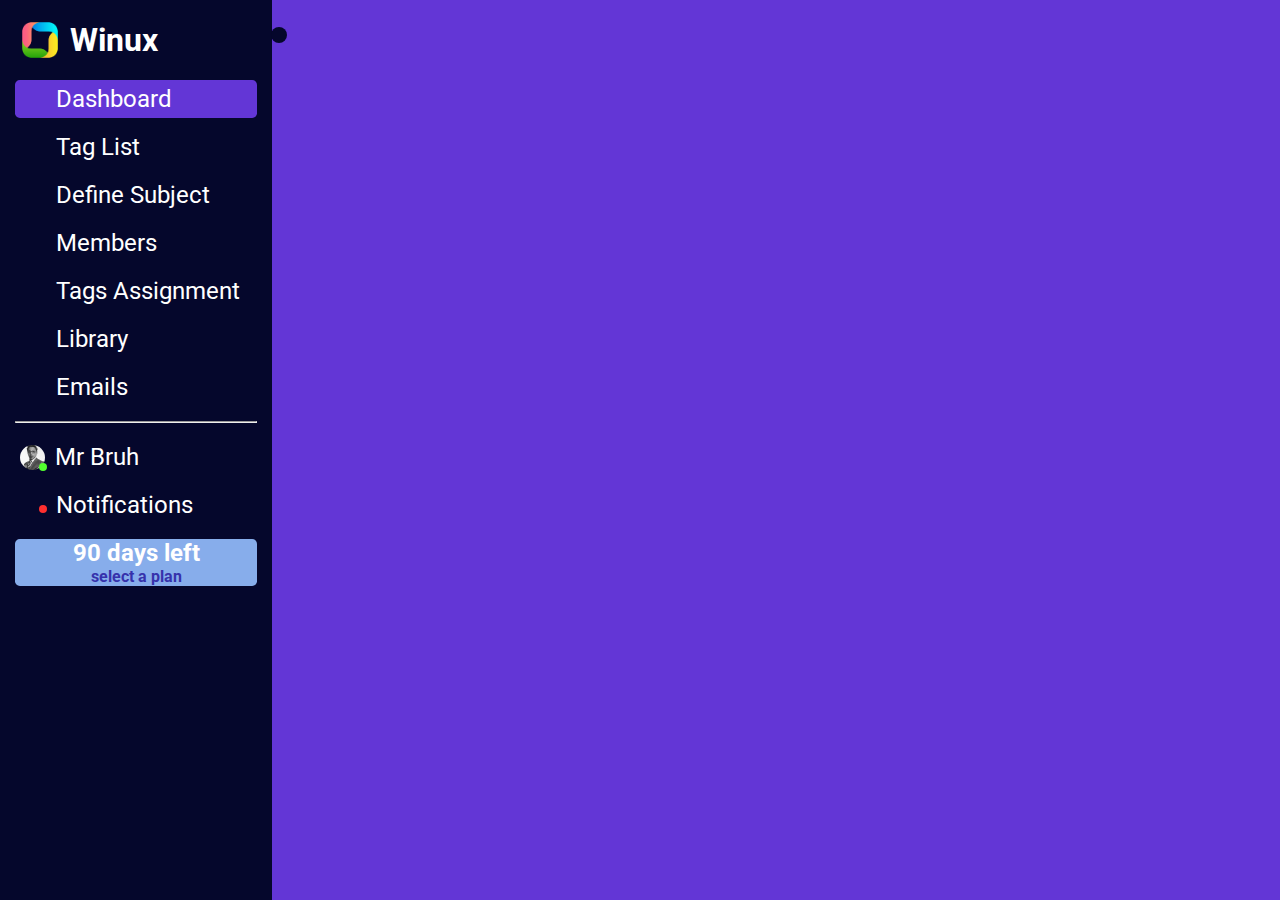
<file: app-navigation/index.html>
<!DOCTYPE html>
<html lang="en">
   <head>
      <meta charset="UTF-8" />
      <meta name="viewport" content="width=device-width, initial-scale=1.0" />
      <link rel="stylesheet" href="style.css" />
      <link
         rel="stylesheet"
         href="https://cdnjs.cloudflare.com/ajax/libs/font-awesome/6.6.0/css/all.min.css"
         integrity="sha512-Kc323vGBEqzTmouAECnVceyQqyqdsSiqLQISBL29aUW4U/M7pSPA/gEUZQqv1cwx4OnYxTxve5UMg5GT6L4JJg=="
         crossorigin="anonymous"
         referrerpolicy="no-referrer"
      />
      <link
         rel="shortcut icon"
         href="assets/Ubundows.png"
         type="image/x-icon"
      />
      <title>App Navigation</title>
   </head>
   <body>
      <main>
         <div class="sidebar" id="sidebar">
            <div class="sidebar-button" onclick="toggleSidebar()">
               <div class="icon">
                  <i class="fa-solid fa-bars"></i>
               </div>
            </div>
            <header>
               <div class="logo">
                  <img src="assets/Ubundows.png" alt="" />
               </div>
               <p>Winux</p>
            </header>
            <div class="tabs">
               <div class="tab active">
                  <div class="icon">
                     <i
                        class="fa-solid fa-chart-simple"
                        style="color: #ffffff"
                     ></i>
                  </div>
                  <p>Dashboard</p>
               </div>
               <div class="tab">
                  <div class="icon">
                     <i class="fa-solid fa-tag fa-rotate-90"></i>
                  </div>
                  <p>Tag List</p>
               </div>
               <div class="tab">
                  <div class="icon">
                     <i
                        class="fa-solid fa-newspaper"
                        style="color: #ffffff"
                     ></i>
                  </div>
                  <p>Define Subject</p>
               </div>
               <div class="tab">
                  <div class="icon">
                     <i class="fa-solid fa-users" style="color: #ffffff"></i>
                  </div>
                  <p>Members</p>
               </div>
               <div class="tab">
                  <div class="icon">
                     <i class="fa-solid fa-user-tag" style="color: #ffffff"></i>
                  </div>
                  <p>Tags Assignment</p>
               </div>
               <div class="tab">
                  <div class="icon">
                     <i
                        class="fa-solid fa-box-archive"
                        style="color: #ffffff"
                     ></i>
                  </div>
                  <p>Library</p>
               </div>
               <div class="tab">
                  <div class="icon">
                     <i class="fa-solid fa-envelope" style="color: #ffffff"></i>
                  </div>
                  <p>Emails</p>
               </div>
            </div>
            <hr />
            <div class="user-tabs">
               <div class="tab">
                  <div class="user-profile tab-status">
                     <div class="image">
                        <img src="assets/mrbruh.png" alt="" />
                     </div>
                  </div>
                  <p>Mr Bruh</p>
               </div>
               <div class="tab">
                  <div class="icon tab-status">
                     <i class="fa-solid fa-bell" style="color: #ffffff"></i>
                  </div>
                  <p>Notifications</p>
               </div>
            </div>
            <footer>90 days left<span>select a plan</span></footer>
         </div>
         <script>
            let sidebar = document.getElementById("sidebar");
            function toggleSidebar() {
               sidebar.classList.toggle("close");
            }
         </script>
      </main>
   </body>
</html>
</file>
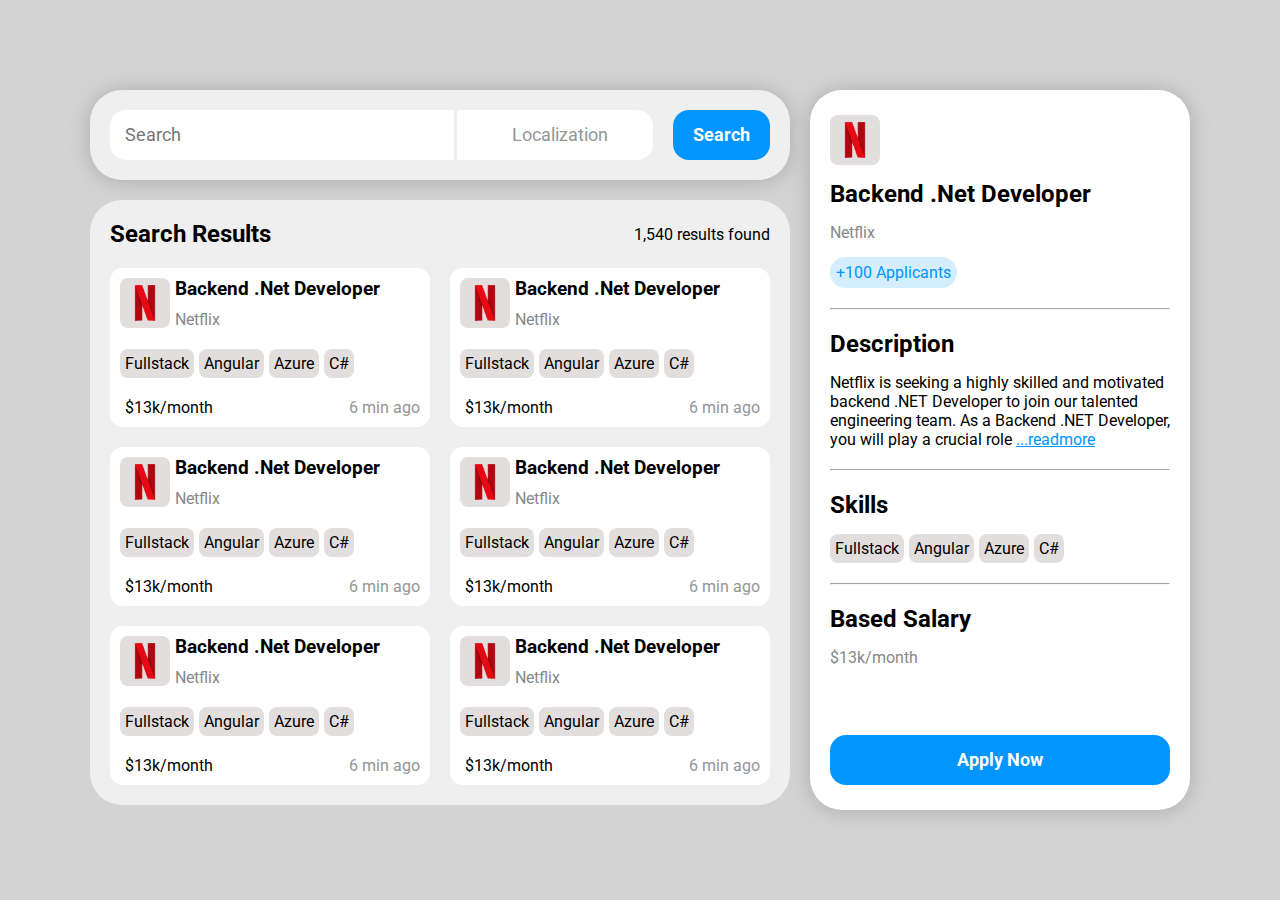
<file: job-board/index.html>
<!DOCTYPE html>
<html lang="en">
   <head>
      <meta charset="UTF-8" />
      <meta name="viewport" content="width=device-width, initial-scale=1.0" />
      <link rel="stylesheet" href="style.css" />
      <link
         rel="stylesheet"
         href="https://cdnjs.cloudflare.com/ajax/libs/font-awesome/6.6.0/css/all.min.css"
         integrity="sha512-Kc323vGBEqzTmouAECnVceyQqyqdsSiqLQISBL29aUW4U/M7pSPA/gEUZQqv1cwx4OnYxTxve5UMg5GT6L4JJg=="
         crossorigin="anonymous"
         referrerpolicy="no-referrer"
      />
      <title>Job Board</title>
   </head>
   <body>
      <main>
         <div class="search-results">
            <header>
               <div class="searchbar">
                  <div class="left">
                     <i class="fa-solid fa-magnifying-glass"></i>
                     <input type="search" placeholder="Search" />
                  </div>
                  <div class="right">
                     <div class="dropdown">
                        <i class="fa-solid fa-location-dot location"></i>
                        Localization
                        <i class="fa-solid fa-chevron-down"></i>
                     </div>
                  </div>
               </div>
               <button class="button">Search</button>
            </header>
            <div class="results">
               <div class="header">
                  <h2>Search Results</h2>
                  <p>1,540 results found</p>
               </div>
               <div class="jobs">
                  <div class="job">
                     <div class="top">
                        <div class="company-logo">
                           <img src="assets/Netflix_Symbol_RGB.png" alt="" />
                        </div>
                        <div class="job-title">
                           <h3>Backend .Net Developer</h3>
                           <p class="light">Netflix</p>
                        </div>
                     </div>
                     <div class="skills">
                        <ul>
                           <li>Fullstack</li>
                           <li>Angular</li>
                           <li>Azure</li>
                           <li>C#</li>
                        </ul>
                     </div>
                     <div class="bottom">
                        <p class="salary">
                           <span
                              ><i class="fa-regular fa-money-bill-1"></i></span
                           >$13k/month
                        </p>
                        <p>6 min ago</p>
                     </div>
                  </div>
                  <div class="job">
                     <div class="top">
                        <div class="company-logo">
                           <img src="assets/Netflix_Symbol_RGB.png" alt="" />
                        </div>
                        <div class="job-title">
                           <h3>Backend .Net Developer</h3>
                           <p class="light">Netflix</p>
                        </div>
                     </div>
                     <div class="skills">
                        <ul>
                           <li>Fullstack</li>
                           <li>Angular</li>
                           <li>Azure</li>
                           <li>C#</li>
                        </ul>
                     </div>
                     <div class="bottom">
                        <p class="salary">
                           <span
                              ><i class="fa-regular fa-money-bill-1"></i></span
                           >$13k/month
                        </p>
                        <p>6 min ago</p>
                     </div>
                  </div>
                  <div class="job">
                     <div class="top">
                        <div class="company-logo">
                           <img src="assets/Netflix_Symbol_RGB.png" alt="" />
                        </div>
                        <div class="job-title">
                           <h3>Backend .Net Developer</h3>
                           <p class="light">Netflix</p>
                        </div>
                     </div>
                     <div class="skills">
                        <ul>
                           <li>Fullstack</li>
                           <li>Angular</li>
                           <li>Azure</li>
                           <li>C#</li>
                        </ul>
                     </div>
                     <div class="bottom">
                        <p class="salary">
                           <span
                              ><i class="fa-regular fa-money-bill-1"></i></span
                           >$13k/month
                        </p>
                        <p>6 min ago</p>
                     </div>
                  </div>
                  <div class="job">
                     <div class="top">
                        <div class="company-logo">
                           <img src="assets/Netflix_Symbol_RGB.png" alt="" />
                        </div>
                        <div class="job-title">
                           <h3>Backend .Net Developer</h3>
                           <p class="light">Netflix</p>
                        </div>
                     </div>
                     <div class="skills">
                        <ul>
                           <li>Fullstack</li>
                           <li>Angular</li>
                           <li>Azure</li>
                           <li>C#</li>
                        </ul>
                     </div>
                     <div class="bottom">
                        <p class="salary">
                           <span
                              ><i class="fa-regular fa-money-bill-1"></i></span
                           >$13k/month
                        </p>
                        <p>6 min ago</p>
                     </div>
                  </div>
                  <div class="job">
                     <div class="top">
                        <div class="company-logo">
                           <img src="assets/Netflix_Symbol_RGB.png" alt="" />
                        </div>
                        <div class="job-title">
                           <h3>Backend .Net Developer</h3>
                           <p class="light">Netflix</p>
                        </div>
                     </div>
                     <div class="skills">
                        <ul>
                           <li>Fullstack</li>
                           <li>Angular</li>
                           <li>Azure</li>
                           <li>C#</li>
                        </ul>
                     </div>
                     <div class="bottom">
                        <p class="salary">
                           <span
                              ><i class="fa-regular fa-money-bill-1"></i></span
                           >$13k/month
                        </p>
                        <p>6 min ago</p>
                     </div>
                  </div>
                  <div class="job">
                     <div class="top">
                        <div class="company-logo">
                           <img src="assets/Netflix_Symbol_RGB.png" alt="" />
                        </div>
                        <div class="job-title">
                           <h3>Backend .Net Developer</h3>
                           <p class="light">Netflix</p>
                        </div>
                     </div>
                     <div class="skills">
                        <ul>
                           <li>Fullstack</li>
                           <li>Angular</li>
                           <li>Azure</li>
                           <li>C#</li>
                        </ul>
                     </div>
                     <div class="bottom">
                        <p class="salary">
                           <span
                              ><i class="fa-regular fa-money-bill-1"></i></span
                           >$13k/month
                        </p>
                        <p>6 min ago</p>
                     </div>
                  </div>
               </div>
            </div>
         </div>
         <div class="job-details">
            <section class="company company-jobtitle">
               <div class="company-logo">
                  <img src="assets/Netflix_Symbol_RGB.png" alt="" />
               </div>
               <h2>Backend .Net Developer</h2>
               <p class="light">Netflix</p>
               <p class="job-applicants">+100 Applicants</p>
            </section>
            <hr />
            <section class="company company-info">
               <h2>Description</h2>
               <p>
                  Netflix is seeking a highly skilled and motivated backend .NET
                  Developer to join our talented engineering team. As a Backend
                  .NET Developer, you will play a crucial role
                  <span>...readmore</span>
               </p>
            </section>
            <hr />
            <section class="company company-skillsreq">
               <h2>Skills</h2>
               <div class="skills">
                  <ul>
                     <li>Fullstack</li>
                     <li>Angular</li>
                     <li>Azure</li>
                     <li>C#</li>
                  </ul>
               </div>
            </section>
            <hr />
            <section class="company company-basesalary">
               <h2>Based Salary</h2>
               <p class="salary light">$13k/month</p>
            </section>
            <button class="button">Apply Now</button>
         </div>
      </main>
   </body>
</html>
</file>
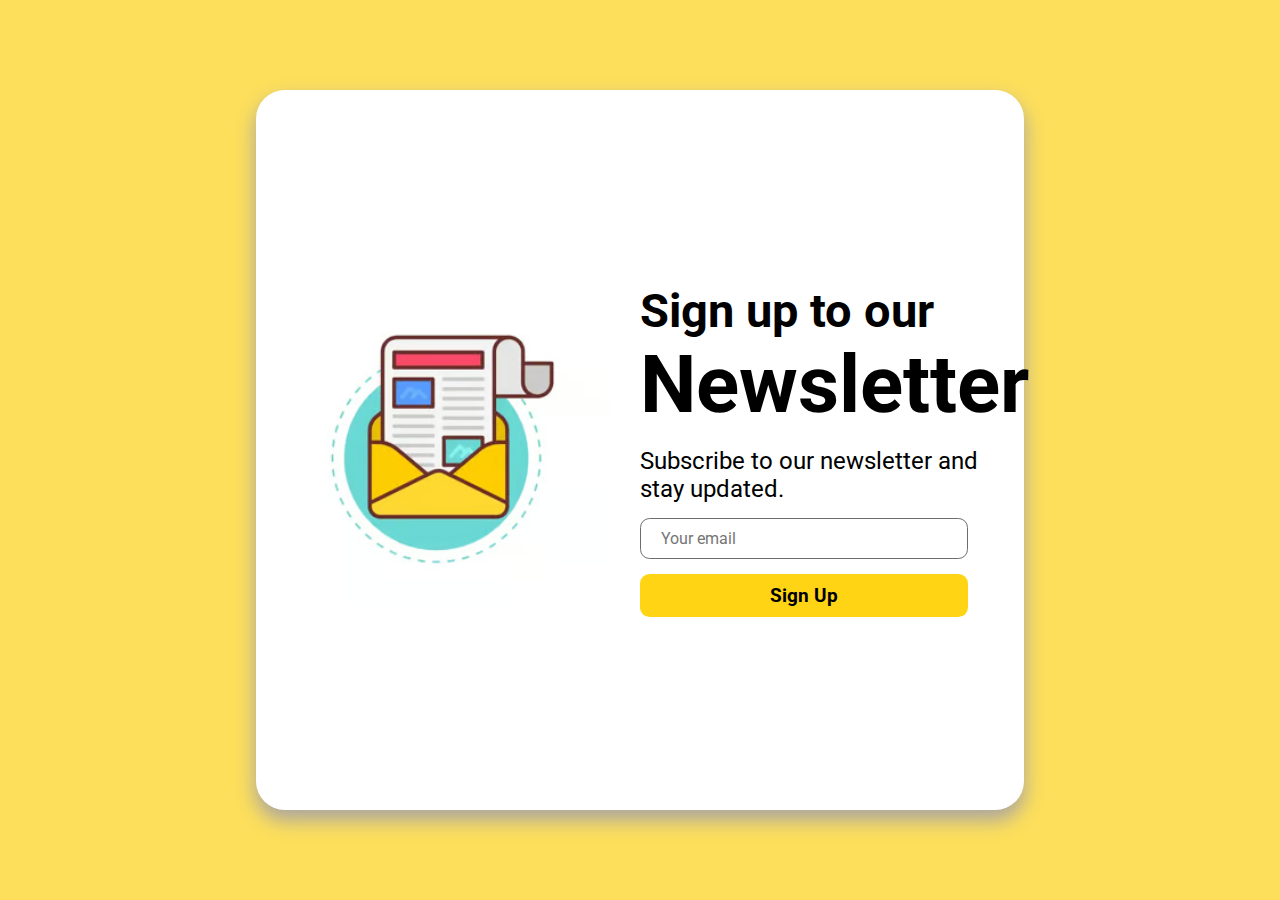
<file: newsletter/index.html>
<!DOCTYPE html>
<html lang="en">
   <head>
      <meta charset="UTF-8" />
      <meta name="viewport" content="width=device-width, initial-scale=1.0" />
      <link rel="stylesheet" href="style.css" />
      <link
         rel="stylesheet"
         href="https://cdnjs.cloudflare.com/ajax/libs/font-awesome/6.6.0/css/all.min.css"
         integrity="sha512-Kc323vGBEqzTmouAECnVceyQqyqdsSiqLQISBL29aUW4U/M7pSPA/gEUZQqv1cwx4OnYxTxve5UMg5GT6L4JJg=="
         crossorigin="anonymous"
         referrerpolicy="no-referrer"
      />
      <title>Newsletter</title>
   </head>
   <body>
      <main>
         <div class="container">
            <div class="left">
               <div class="image">
                  <img src="assets/newsletter.png" alt="" />
               </div>
            </div>
            <div class="right">
               <header>
                  <h3>Sign up to our</h3>
                  <h1>Newsletter</h1>
               </header>
               <p>Subscribe to our newsletter and stay updated.</p>
               <div class="email">
                  <i class="fa-solid fa-envelope"></i>
                  <input type="email" placeholder="Your email" />
               </div>
               <button>Sign Up</button>
            </div>
         </div>
      </main>
   </body>
</html>
</file>
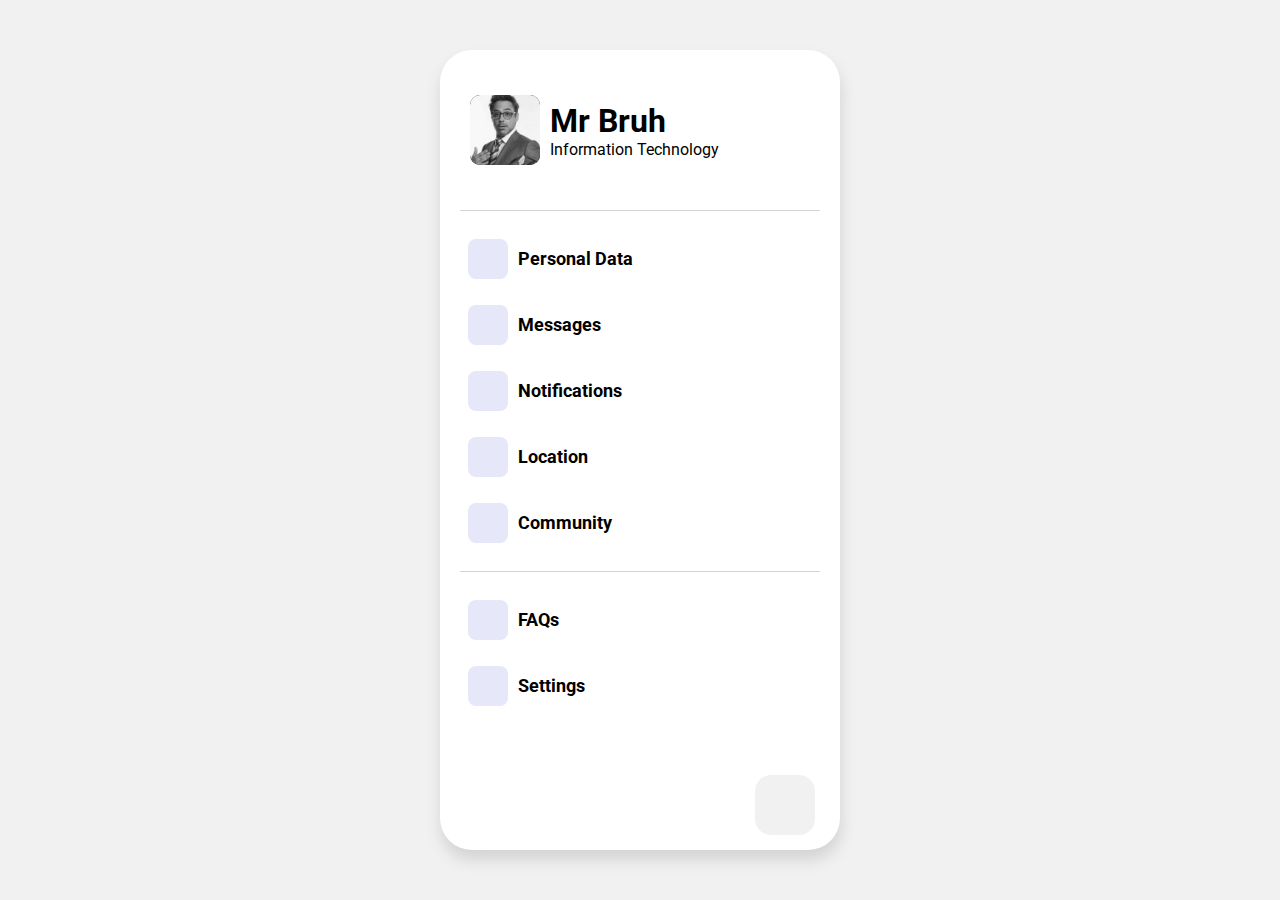
<file: phone-navigation/index.html>
<!DOCTYPE html>
<html lang="en">
   <head>
      <meta charset="UTF-8" />
      <meta name="viewport" content="width=device-width, initial-scale=1.0" />
      <link rel="stylesheet" href="style.css" />
      <link
         rel="stylesheet"
         href="https://cdnjs.cloudflare.com/ajax/libs/font-awesome/6.6.0/css/all.min.css"
         integrity="sha512-Kc323vGBEqzTmouAECnVceyQqyqdsSiqLQISBL29aUW4U/M7pSPA/gEUZQqv1cwx4OnYxTxve5UMg5GT6L4JJg=="
         crossorigin="anonymous"
         referrerpolicy="no-referrer"
      />
      <title>Phone Navigation</title>
   </head>
   <body>
      <main>
         <section class="user-profile">
            <div class="user-image">
               <img src="assets/mrbruh.png" alt="profile-mrbruh" />
            </div>
            <div class="user-details">
               <h1>Mr Bruh</h1>
               <p class="user-domain">Information Technology</p>
            </div>
         </section>

         <section class="account-interactions actions">
            <div class="action">
               <div class="icon">
                  <i class="fa-solid fa-user"></i>
               </div>
               <p>Personal Data</p>
               <i class="fa-solid fa-chevron-right"></i>
            </div>
            <div class="action">
               <div class="icon">
                  <i class="fa-solid fa-envelope"></i>
               </div>
               <p>Messages</p>
               <i class="fa-solid fa-chevron-right"></i>
            </div>
            <div class="action">
               <div class="icon">
                  <i class="fa-solid fa-bell"></i>
               </div>
               <p>Notifications</p>
               <i class="fa-solid fa-chevron-right"></i>
            </div>
            <div class="action">
               <div class="icon">
                  <i class="fa-solid fa-location-dot"></i>
               </div>
               <p>Location</p>
               <i class="fa-solid fa-chevron-right"></i>
            </div>
            <div class="action">
               <div class="icon">
                  <i class="fa-solid fa-users"></i>
               </div>
               <p>Community</p>
               <i class="fa-solid fa-chevron-right"></i>
            </div>
         </section>

         <section class="support-settings actions">
            <div class="action">
               <div class="icon">
                  <i class="fa-solid fa-comment"></i>
               </div>
               <p>FAQs</p>
               <i class="fa-solid fa-chevron-right"></i>
            </div>
            <div class="action">
               <div class="icon">
                  <i class="fa-solid fa-gear"></i>
               </div>
               <p>Settings</p>
               <i class="fa-solid fa-chevron-right"></i>
            </div>
         </section>
         <nav>
            <div class="nav-button">
               <i class="fa-solid fa-house"></i>
            </div>
            <div class="nav-button">
               <i class="fa-solid fa-chart-line"></i>
            </div>
            <div class="nav-button">
               <i class="fa-regular fa-envelope"></i>
            </div>
            <div class="nav-button active">
               <i class="fa-regular fa-user"></i>
            </div>
         </nav>
      </main>
   </body>
</html>
</file>
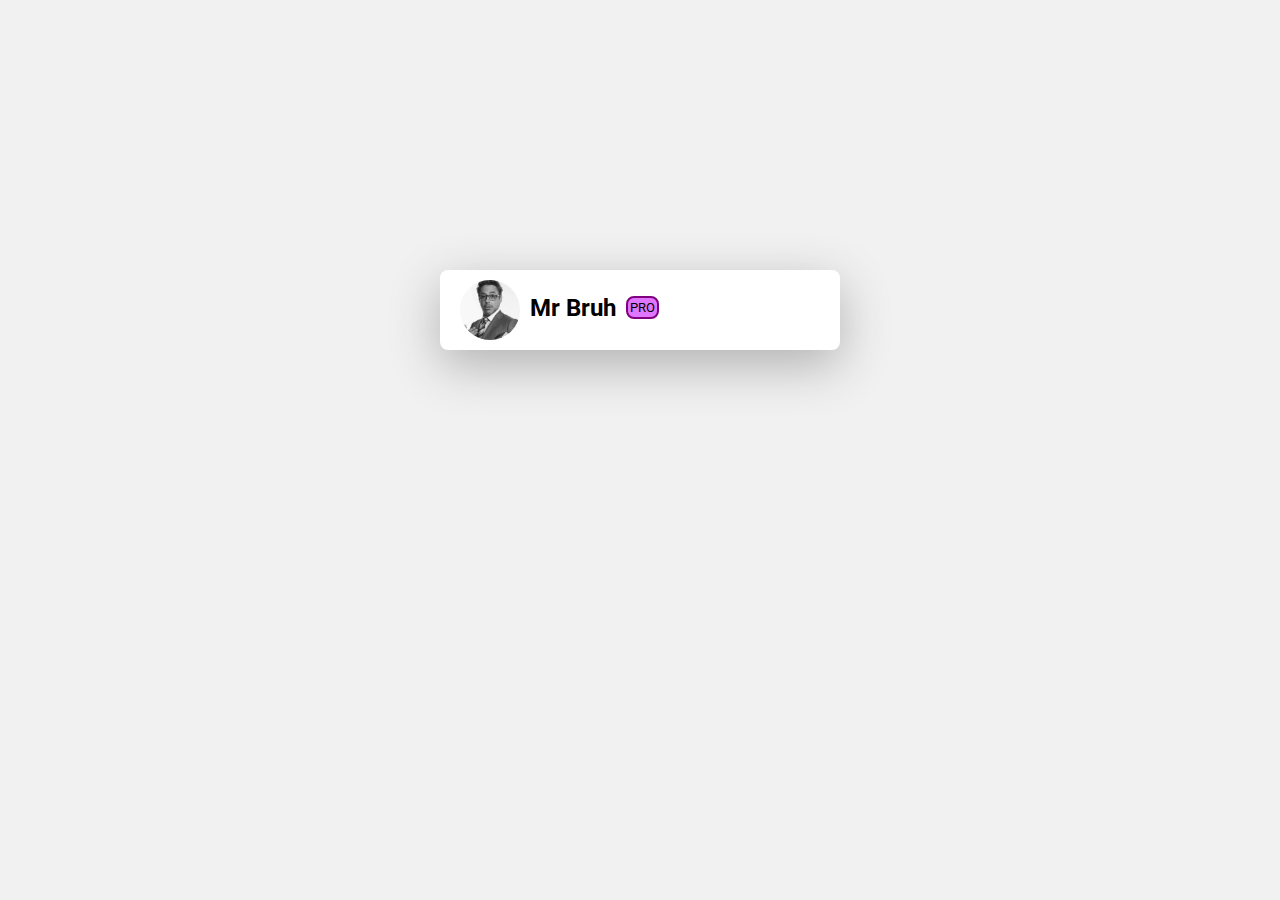
<file: user-profile/index.html>
<!DOCTYPE html>
<html lang="en">
   <head>
      <meta charset="UTF-8" />
      <meta name="viewport" content="width=device-width, initial-scale=1.0" />
      <link
         rel="stylesheet"
         href="https://cdnjs.cloudflare.com/ajax/libs/font-awesome/6.6.0/css/all.min.css"
         integrity="sha512-Kc323vGBEqzTmouAECnVceyQqyqdsSiqLQISBL29aUW4U/M7pSPA/gEUZQqv1cwx4OnYxTxve5UMg5GT6L4JJg=="
         crossorigin="anonymous"
         referrerpolicy="no-referrer"
      />
      <link rel="stylesheet" href="style.css" />
      <title>User Profile</title>
   </head>
   <body>
      <main>
         <div class="profile-menu" id="profileMenu">
            <div class="profile">
               <div class="image">
                  <img src="assets/mrbruh.png" alt="" />
               </div>
               <div class="user">
                  <div class="user-details">
                     <h2>Mr Bruh</h2>
                     <div class="level">
                        <div class="level-bullet">PRO</div>
                     </div>
                  </div>
                  <div class="user-email">
                     <p>mrbruh@gmail.com</p>
                  </div>
               </div>
               <div class="menu-button" onclick="toggleMenu()">
                  <i class="fa-solid fa-ellipsis"></i>
               </div>
            </div>
            <hr />
            <div class="controls">
               <div class="control profile-settings">
                  <div class="icon">
                     <i class="fa-solid fa-sliders"></i>
                  </div>
                  <p>Profile Settings</p>
               </div>
               <div class="control profile-settings">
                  <div class="icon">
                     <i class="fa-regular fa-circle-question"></i>
                  </div>
                  <p>Help Center</p>
               </div>
               <div class="control profile-settings">
                  <div class="icon">
                     <i class="fa-regular fa-credit-card"></i>
                  </div>
                  <p>Billings</p>
               </div>
               <div class="control profile-settings">
                  <div class="icon">
                     <i class="fa-regular fa-circle-up"></i>
                  </div>
                  <p>Upgrade Plan</p>
               </div>
            </div>
            <hr />
            <div class="control sign-out">
               <div class="icon">
                  <i class="fa-solid fa-arrow-right-from-bracket"></i>
               </div>
               <p>Sign Out</p>
            </div>
         </div>
      </main>

      <script>
         let profileMenu = document.getElementById("profileMenu");
         function toggleMenu() {
            profileMenu.classList.toggle("open-menu");
         }
      </script>
   </body>
</html>
</file>
<file: app-navigation/style.css>
@import url("https://fonts.googleapis.com/css2?family=Roboto:ital,wght@0,100;0,300;0,400;0,500;0,700;0,900;1,100;1,300;1,400;1,500;1,700;1,900&display=swap");

* {
   margin: 0;
   padding: 0;
   box-sizing: border-box;
   font-family: "Roboto";
}

body {
   width: 100%;
   height: 100vh;
   background-color: #f2f1f1;
}

main {
   width: 100%;
   height: 100%;
   background-color: #6336d6;
}

.sidebar {
   width: 17rem;
   height: 100%;
   background: #05072c;
   color: #fff;
   padding: 15px;
   display: flex;
   flex-direction: column;
   gap: 15px;
   position: relative;
   transition: all 0.3s;
}
.sidebar .sidebar-button {
   position: absolute;
   top: 3%;
   right: -15px;
   padding: 0.5rem;
   display: flex;
   align-items: center;
   justify-content: center;
   background-color: inherit;
   border-radius: 100%;
}
.sidebar .sidebar-button:hover {
   cursor: pointer;
}

/* ----------------SIDEBAR TOGGLE------------ */
.sidebar.close {
   width: 10rem;
   transition: width 0.3s;
}
.sidebar.close p {
   font-size: xx-small;
   display: none;
}
.sidebar.close header,
.sidebar.close .tab {
   align-items: center;
   justify-content: center;
}
.sidebar.close footer {
   font-size: 1.2rem;
}
/* ------------------------------------------- */

header {
   width: 100%;
   display: flex;
   align-items: center;
   gap: 5px;
   font-size: 2rem;
   font-weight: bold;
}

header *:hover {
   cursor: pointer;
}
.logo {
   width: 50px;
   height: 50px;
}
.logo img,
.image img {
   width: 100%;
   height: 100%;
   object-fit: cover;
}
.tabs {
   display: flex;
   flex-direction: column;
   justify-content: center;
   gap: 10px;
}
.user-tabs {
   display: flex;
   flex-direction: column;
   justify-content: center;
}
.tab {
   display: flex;
   align-items: center;
   gap: 10px;
   font-size: 1.5rem;
   border-radius: 0.3rem;
   padding: 5px;
}
.tab .icon {
   width: 1.6rem;
}
.tab:hover {
   background-color: #3632ac;
   cursor: pointer;
}
.tab.active {
   background-color: #6336d6;
}
.user-tabs {
   display: flex;
   justify-content: center;
   gap: 10px;
}
.user-tabs .image {
   width: 25px;
   height: 25px;
   border-radius: 100%;
   overflow: hidden;
}
.user-tabs .icon,
.user-tabs .user-profile {
   position: relative;
}
.user-tabs .tab .user-profile.tab-status::after {
   content: "";
   top: 75%;
   left: 75%;
   border-radius: 100%;
   position: absolute;
   background: #52ff2f;
   width: 8px;
   height: 8px;
   z-index: 2;
}

.user-tabs .tab .icon.tab-status::after {
   content: "";
   top: 75%;
   left: 75%;
   border-radius: 100%;
   position: absolute;
   background: #ff2f2f;
   width: 8px;
   height: 8px;
   z-index: 2;
}
footer {
   display: flex;
   flex-direction: column;
   align-items: center;
   justify-content: center;
   background-color: #87adeb;
   font-size: 1.5rem;
   font-weight: bold;
   border-radius: 0.3rem;
}
footer span {
   color: #3632ac;
   font-size: medium;
}
footer:hover {
   cursor: pointer;
}
</file>
<file: job-board/style.css>
@import url("https://fonts.googleapis.com/css2?family=Roboto:ital,wght@0,100;0,300;0,400;0,500;0,700;0,900;1,100;1,300;1,400;1,500;1,700;1,900&display=swap");

:root {
   --bg-primary: #efefef;
   --bg-primary-heavy: #e2dede;
   --bg-base: #ffffff;
   --primary: #0095ff;
   --secondary: #888888;
   --base: #ffff;
   --r-default: 2rem;
   --shadow: 0px 1px 20px #aaa;
}
* {
   margin: 0;
   padding: 0;
   box-sizing: border-box;
   font-family: "Roboto";
}
hr {
   border-color: #fafafa;
   color: #ffffff;
   background-color: #ffffff;
}
body {
   width: 100%;
   height: 100vh;
   background-color: lightgray;
   overflow-y: scroll;
   display: flex;
   align-items: center;
   justify-content: center;
}
main {
   display: flex;
   gap: 20px;
   padding: 10px;
}
.search-results {
   display: flex;
   flex-direction: column;
   gap: 20px;
}
header {
   background-color: #efefef;
   display: flex;
   align-items: center;
   justify-content: space-between;
   gap: 20px;
   width: 700px;
   height: 90px;
   padding: 20px;
   border-radius: 2rem;
   font-size: 1.1rem;
   box-shadow: var(--shadow);
}
.searchbar {
   flex-grow: 3;
   border-radius: 1rem;
   display: flex;
   gap: 3px;
   height: 50px;
   overflow: hidden;
   color: #959595;
}
.searchbar .left {
   flex-grow: 3;
   height: 100%;
   background: #ffffff;
   display: flex;
   align-items: center;
   gap: 5px;
   padding: 0 0 0 10px;
}
.searchbar .right {
   flex-grow: 2;
   height: 100%;
   background: #ffffff;
   display: flex;
   align-items: center;
   justify-content: center;
   gap: 1px;
   padding: 0 0 0 10px;
}
.searchbar input {
   border: none;
   outline: none;
   font-size: 1.1rem;
   color: #535252;
   height: 100%;
}
.searchbar .dropdown {
   display: flex;
   align-items: center;
   justify-content: center;
   gap: 10px;
}
.searchbar .dropdown:hover {
   cursor: pointer;
   color: #535353;
}
.location {
   color: #b4b4b4;
}

.button {
   height: 50px;
   outline: none;
   border: none;
   padding: 0px 20px;
   border-radius: 1rem;
   font-weight: bolder;
   font-size: 1.1rem;
   background-color: var(--primary);
   color: var(--base);
}
.button:hover {
   cursor: pointer;
   background-color: #007cd4;
}
.button:active {
   background-color: #005999;
}
.searchbar .button {
   flex-grow: 1;
}

/*---------------------------Job Details---------------------------*/

.job-details {
   width: 380px;
   background-color: var(--bg-base);
   height: 720px;
   border-radius: var(--r-default);
   padding: 25px 20px;
   display: flex;
   flex-direction: column;
   box-shadow: var(--shadow);
}
.company {
   display: flex;
   flex-direction: column;
   gap: 15px;
   padding: 20px 0px;
}
.company-jobtitle {
   padding-top: 0 !important;
}
.company-jobtitle .job-applicants {
   color: var(--primary);
   background-color: #d5eeff;
   border-radius: var(--r-default);
   width: fit-content;
   padding: 6px;
}
.company-logo {
   width: 50px;
   height: 50px;
   padding: 5px;
   border-radius: 0.5rem;
   background-color: var(--bg-primary-heavy);
}
.company-logo img {
   width: 100%;
   height: 100%;
   object-fit: cover;
}

.company-info span {
   text-decoration: underline;
   color: var(--primary);
}
.company-info span:hover {
   cursor: pointer;
   color: #005999;
}
.skills li {
   background-color: var(--bg-primary-heavy);
   padding: 5px;
   border-radius: 0.5rem;
}
.skills:hover {
   cursor: pointer;
}
.skills ul {
   list-style: none;
   display: flex;
   gap: 5px;
}
.company-basesalary {
   flex-grow: 3;
}
.light {
   color: var(--secondary);
}

/*---------------------------Jobs---------------------------*/
.results {
   padding: 20px;
   background-color: var(--bg-primary);
   width: 700px;
   border-radius: var(--r-default);
   display: flex;
   flex-direction: column;
   gap: 20px;
}
.results .header {
   display: flex;
   align-items: center;
   justify-content: space-between;
}
.jobs {
   display: grid;
   grid-template-columns: 1fr 1fr;
   gap: 20px;
}
.job {
   background-color: var(--bg-base);
   border-radius: 0.8rem;
   display: flex;
   flex-direction: column;
   gap: 20px;
   padding: 10px;
}
.job .top {
   display: flex;
   gap: 5px;
}
.job .top .job-title {
   display: flex;
   flex-direction: column;
   gap: 10px;
}
.job .bottom {
   display: flex;
   justify-content: space-between;
}
.job .bottom p {
   color: #959595;
}
.job .bottom .salary {
   color: inherit;
   display: flex;
   gap: 5px;
}
.job .bottom span {
   color: var(--primary);
}
</file>
<file: newsletter/style.css>
@import url("https://fonts.googleapis.com/css2?family=Roboto:ital,wght@0,100;0,300;0,400;0,500;0,700;0,900;1,100;1,300;1,400;1,500;1,700;1,900&display=swap");

* {
   margin: 0;
   padding: 0;
   box-sizing: border-box;
   font-family: "Roboto";
}

body {
   width: 100%;
   height: 100vh;
}

main {
   width: 100%;
   height: 100%;
   display: flex;
   justify-content: center;
   align-items: center;
   background: #fddf5b;
}
.container {
   width: 60%;
   height: 80%;
   background: #fff;
   border-radius: 1.8rem;
   display: flex;
   padding: 20px;
   gap: 30px;
   box-shadow: 0px 10px 20px #a7a4a4;
}

.left {
   display: flex;
   align-items: center;
   justify-content: center;
   height: 100%;
   width: 50%;
}
.left .image {
   width: 100%;
   height: auto;
}
.left .image img {
   width: 100%;
   height: 100%;
   object-fit: cover;
}
.right {
   display: flex;
   flex-direction: column;
   justify-content: center;
   gap: 15px;
   height: 100%;
   width: 50%;
   font-size: 3rem;
}
.right header {
   font-size: 2.5rem;
   display: flex;
   flex-direction: column;
}
.right header h1 {
   padding: 0;
   margin: 0;
}
.right p {
   font-size: 1.5rem;
}
.right .email {
   display: flex;
   align-items: center;
   gap: 10px;
   font-size: 1.3rem;
   width: 90%;
   padding: 10px;
   border-radius: 0.6rem;
   border: 1px solid #6d6d6d;
   color: #c5c4c4;
}
.right .email input {
   border: none;
   outline: none;
   font-size: 1rem;
   width: 100%;
}
.right button {
   width: 90%;
   background: #ffd414;
   padding: 10px;
   border-radius: 0.6rem;
   outline: none;
   border: none;
   font-size: 1.2rem;
   font-weight: bolder;
   transition: 0.3s;
}

.right button:hover {
   background-color: #facc00;
   transition: 0.3s;
   cursor: pointer;
}
.right button:active {
   background-color: #deb500;
}
</file>
<file: phone-navigation/style.css>
@import url("https://fonts.googleapis.com/css2?family=Roboto:ital,wght@0,100;0,300;0,400;0,500;0,700;0,900;1,100;1,300;1,400;1,500;1,700;1,900&display=swap");

* {
   margin: 0;
   padding: 0;
   box-sizing: border-box;
   font-family: "Roboto";
}

body {
   width: 100%;
   height: 100vh;
   background-color: rgb(242, 241, 241);
   display: flex;
   align-items: center;
   justify-content: center;
}

main {
   background: #ffffff;
   width: 400px;
   height: 800px;
   border-radius: 2rem;
   overflow: hidden;
   padding: 30px 20px 10px 20px;
   display: flex;
   flex-direction: column;
   font-weight: bolder;
   box-shadow: 1px 10px 15px lightgray;
}
.user-profile {
   display: flex;
   height: 100px;
   align-items: center;
   gap: 10px;
   margin-bottom: 30px;
   border-radius: 0.8rem 0.8rem 0 0;
   padding: 10px;
   transition: 0.1s ease-in-out;
}
.user-profile:hover {
   cursor: pointer;
   background-color: #f2f2f2;
   transition: 0.1s ease-in-out;
}
.user-profile .user-image {
   width: 70px;
   height: 70px;
   background: #000;
   border-radius: 10px;
   overflow: hidden;
}
.user-profile .user-image img {
   max-width: 100%;
   height: 100%;
   object-fit: cover;
}
.user-profile .user-domain {
   font-weight: lighter;
}

.account-interactions {
   border-top: 1px solid lightgray;
   border-bottom: 1px solid lightgray;
}
.support-settings {
   flex-grow: 2;
}
.actions {
   padding: 20px 0;
   display: flex;
   flex-direction: column;
   gap: 10px;
}
.action {
   display: flex;
   align-items: center;
   justify-content: space-between;
   gap: 10px;
   font-size: 1.1rem;
   width: 100%;
   border-radius: 0.5rem;
   padding: 8px;
   transition: 0.1s ease-in-out;
}
.action:hover {
   background-color: #f1f1f1;
   cursor: pointer;
   transition: 0.1s ease-in-out;
}
.action .icon {
   width: 40px;
   height: 40px;
   display: flex;
   justify-content: center;
   align-items: center;
   padding: 10px;
   background: #e7e7fa;
   border-radius: 0.5rem;
}
.action p {
   flex-grow: 2;
}
nav {
   height: 80px;
   display: flex;
   justify-content: space-between;
   align-items: end;
   padding: 5px;
   font-size: 1.5rem;
   gap: 10px;
}
nav .active {
   background-color: #f1f1f1;
   color: #a4a4f3;
}

.nav-button {
   width: 60px;
   height: 60px;
   display: flex;
   align-items: center;
   justify-content: center;
   border-radius: 1rem;
   color: #c1c1dc;
   transition: 0.1s ease-in-out;
}
.nav-button:hover {
   background-color: #f1f1f1;
   cursor: pointer;
   color: #a4a4f3;
   transition: 0.1s ease-in-out;
}
</file>
<file: user-profile/style.css>
@import url("https://fonts.googleapis.com/css2?family=Roboto:ital,wght@0,100;0,300;0,400;0,500;0,700;0,900;1,100;1,300;1,400;1,500;1,700;1,900&display=swap");

* {
   margin: 0;
   padding: 0;
   box-sizing: border-box;
   font-family: "Roboto";
}

body {
   width: 100%;
   height: 100vh;
   background-color: #f2f1f1;
}
main {
   width: 100%;
   height: 100%;
   display: flex;
   flex-direction: column;
   align-items: center;
   justify-content: center;
}
.profile-menu {
   top: 30%;
   position: absolute;
   display: flex;
   flex-direction: column;
   background: #ffffff;
   width: 400px;
   max-height: 80px;
   border-radius: 0.5rem;
   overflow: hidden;
   padding: 10px;
   box-shadow: 0px 15px 50px rgb(176, 176, 176);
   gap: 10px;
   overflow: hidden;
   transition: max-height 0.5s ease-in-out;
}
.profile-menu.open-menu {
   max-height: 100%;
   transition: max-height 0.5s ease-in-out;
}

.profile {
   display: flex;
   align-items: center;
   gap: 10px;
   width: 100%;
   height: 80px;
   padding: 0px 0px 0px 10px;
}
.profile .user {
   display: flex;
   flex-direction: column;
   gap: 5px;
   flex-grow: 2;
}
.user-details {
   display: flex;
   gap: 10px;
}
.user-email p {
   display: none;
}
.profile-menu.open-menu .user-email p {
   display: block;
}
.image {
   width: 60px;
   height: 60px;
   border-radius: 100%;
   overflow: hidden;
}
img {
   width: 100%;
   height: 100%;
   object-fit: cover;
}
.level {
   display: flex;
   align-items: center;
   flex-grow: 2;
}
.level .level-bullet {
   background: #df76ff;
   border: 2px solid purple;
   border-radius: 0.5rem;
   padding: 2px;
   font-size: 0.8rem;
}
.profile .menu-button {
   width: 40px;
   height: 40px;
   display: flex;
   align-items: center;
   justify-content: center;
   border-radius: 100%;
   font-size: 1.3rem;
}
.profile .menu-button:hover {
   cursor: pointer;
   background: #f2f1f1;
   transition: 0.3s;
}

.controls {
   display: flex;
   flex-direction: column;
   width: 100%;
   background-color: #ffffff;
}
.control {
   width: 100%;
   height: 60px;
   display: flex;
   align-items: center;
   padding: 10px;
   gap: 10px;
   font-size: 1.2rem;
   font-weight: bold;
}

.control .icon {
   padding: 10px;
}
.control:hover {
   background-color: #f2f1f1;
   border-radius: 1.2rem;
   cursor: pointer;
}

hr {
   width: 100%;
   color: lightgray;
   outline: none;
   border: 0.5px solid lightgray;
}
</file>
